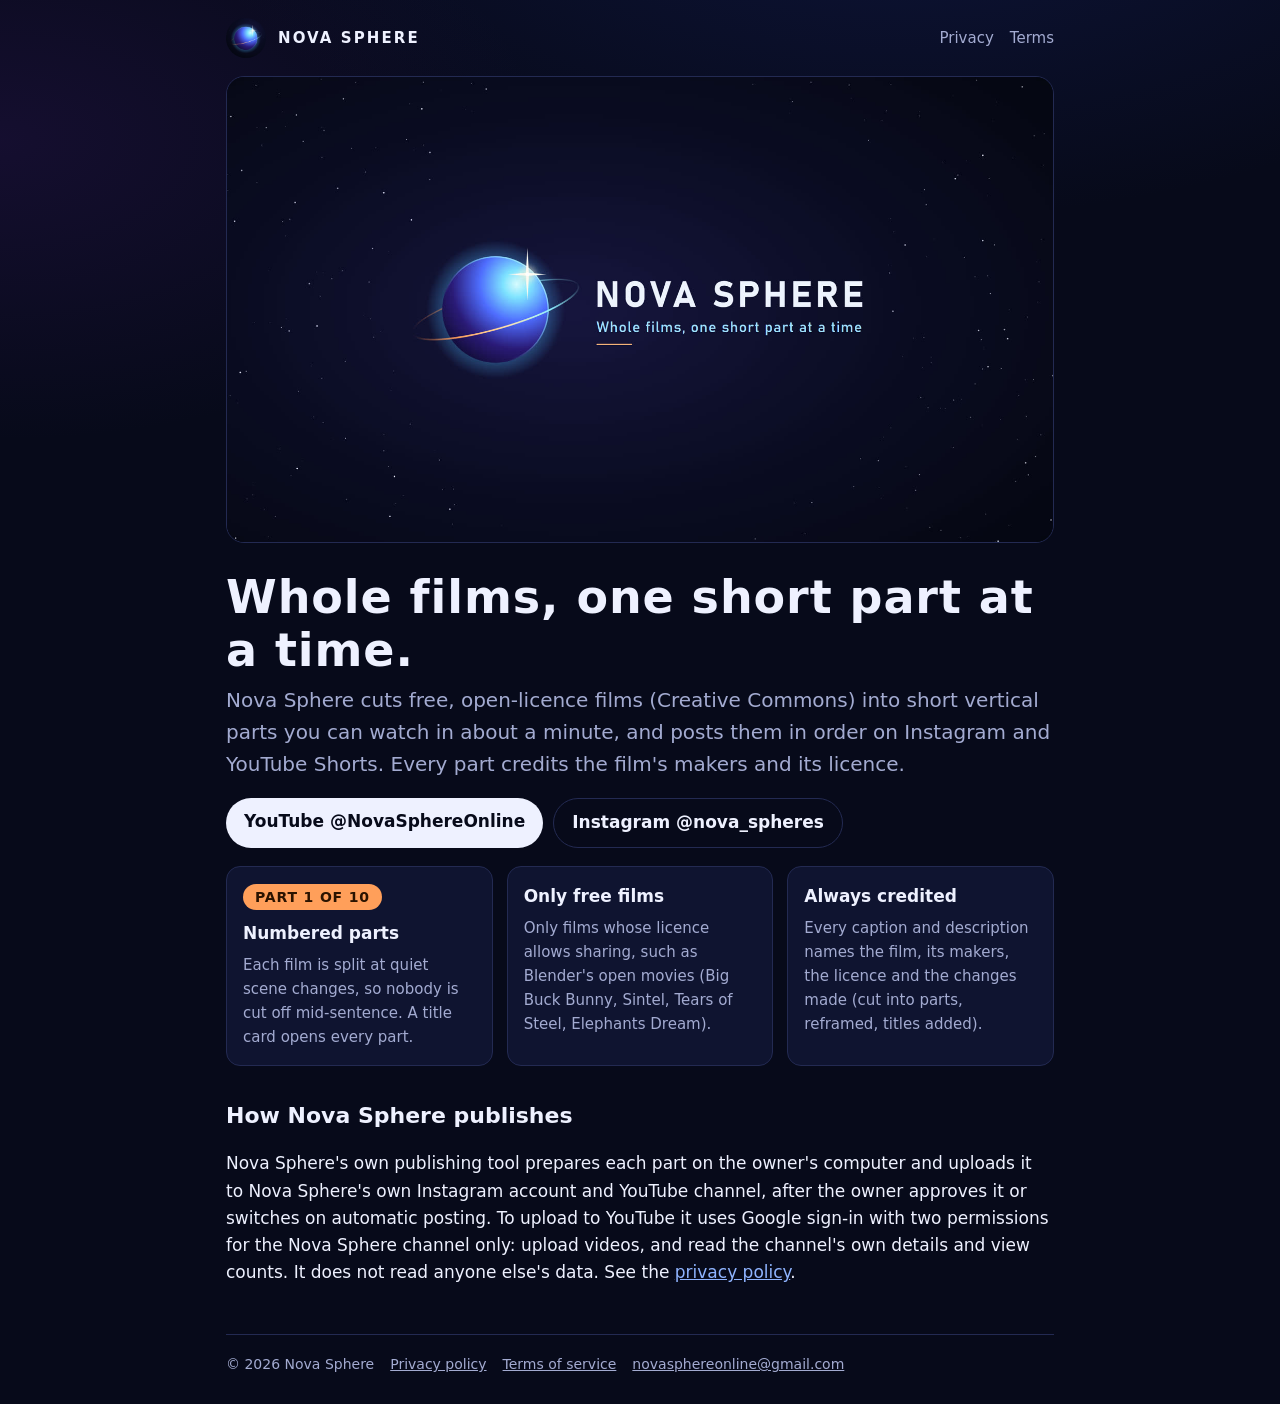
<file: index.html>
<!doctype html>
<html lang="en">
<head>
<meta charset="utf-8">
<meta name="viewport" content="width=device-width,initial-scale=1">
<title>Nova Sphere</title>
<meta name="description" content="Nova Sphere: whole free, open-licence films, one short part at a time, on Instagram and YouTube Shorts.">
<link rel="icon" href="assets/icon.png">
<link rel="stylesheet" href="assets/site.css">
</head>
<body>
<div class="wrap">
<header>
  <img src="assets/logo.jpg" alt="Nova Sphere logo">
  <a class="brand" href="./">Nova Sphere</a>
  <nav><a href="privacy.html">Privacy</a><a href="terms.html">Terms</a></nav>
</header>

<section class="hero"><img src="assets/banner.jpg" alt="Nova Sphere: whole films, one short part at a time"></section>

<h1>Whole films, one short part at a time.</h1>
<p class="lead">Nova Sphere cuts free, open-licence films (Creative Commons) into short vertical parts you can watch in about a minute,
and posts them in order on Instagram and YouTube Shorts. Every part credits the film's makers and its licence.</p>

<div class="btns">
  <a class="btn" href="https://www.youtube.com/@NovaSphereOnline">YouTube @NovaSphereOnline</a>
  <a class="btn ghost" href="https://www.instagram.com/nova_spheres/">Instagram @nova_spheres</a>
</div>

<div class="cards">
  <div class="card"><span class="pill">PART 1 OF 10</span><h3 style="margin-top:10px">Numbered parts</h3><p>Each film is split at quiet scene changes, so nobody is cut off mid-sentence. A title card opens every part.</p></div>
  <div class="card"><h3>Only free films</h3><p>Only films whose licence allows sharing, such as Blender's open movies (Big Buck Bunny, Sintel, Tears of Steel, Elephants Dream).</p></div>
  <div class="card"><h3>Always credited</h3><p>Every caption and description names the film, its makers, the licence and the changes made (cut into parts, reframed, titles added).</p></div>
</div>

<h2>How Nova Sphere publishes</h2>
<p>Nova Sphere's own publishing tool prepares each part on the owner's computer and uploads it to Nova Sphere's own
Instagram account and YouTube channel, after the owner approves it or switches on automatic posting. To upload to YouTube
it uses Google sign-in with two permissions for the Nova Sphere channel only: upload videos, and read the channel's own
details and view counts. It does not read anyone else's data. See the <a href="privacy.html">privacy policy</a>.</p>

<footer>
  <span>&copy; 2026 Nova Sphere</span>
  <a href="privacy.html">Privacy policy</a>
  <a href="terms.html">Terms of service</a>
  <a href="mailto:novasphereonline@gmail.com">novasphereonline@gmail.com</a>
</footer>
</div>
</body>
</html>
</file>
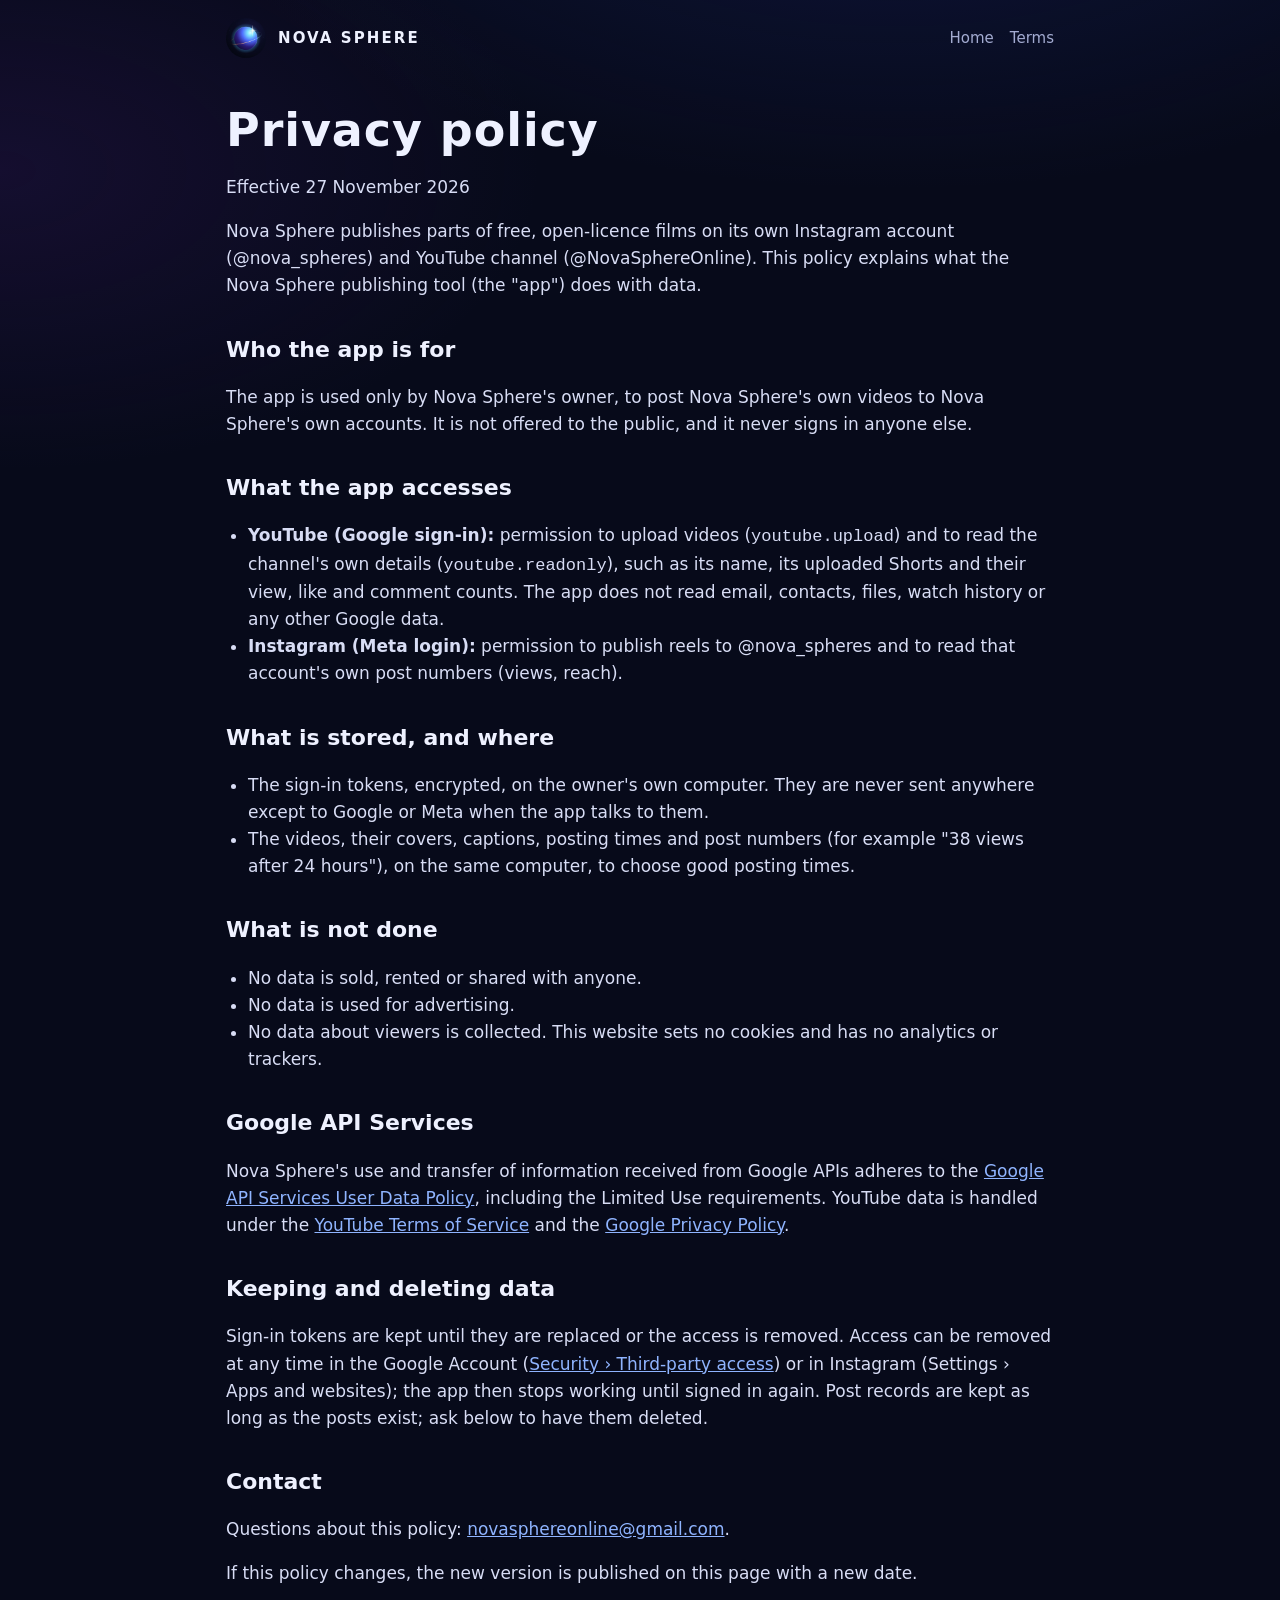
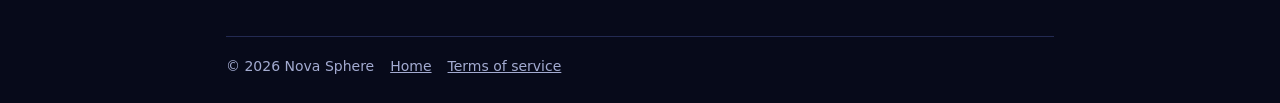
<file: privacy.html>
<!doctype html>
<html lang="en">
<head>
<meta charset="utf-8">
<meta name="viewport" content="width=device-width,initial-scale=1">
<title>Privacy policy - Nova Sphere</title>
<link rel="icon" href="assets/icon.png">
<link rel="stylesheet" href="assets/site.css">
</head>
<body>
<div class="wrap">
<header>
  <img src="assets/logo.jpg" alt="Nova Sphere logo">
  <a class="brand" href="./">Nova Sphere</a>
  <nav><a href="./">Home</a><a href="terms.html">Terms</a></nav>
</header>

<main class="doc">
<h1>Privacy policy</h1>
<p class="muted">Effective 27 November 2026</p>

<p>Nova Sphere publishes parts of free, open-licence films on its own Instagram account (@nova_spheres) and YouTube
channel (@NovaSphereOnline). This policy explains what the Nova Sphere publishing tool (the "app") does with data.</p>

<h2>Who the app is for</h2>
<p>The app is used only by Nova Sphere's owner, to post Nova Sphere's own videos to Nova Sphere's own accounts. It is not
offered to the public, and it never signs in anyone else.</p>

<h2>What the app accesses</h2>
<ul>
  <li><b>YouTube (Google sign-in):</b> permission to upload videos (<code>youtube.upload</code>) and to read the channel's
  own details (<code>youtube.readonly</code>), such as its name, its uploaded Shorts and their view, like and comment counts.
  The app does not read email, contacts, files, watch history or any other Google data.</li>
  <li><b>Instagram (Meta login):</b> permission to publish reels to @nova_spheres and to read that account's own post
  numbers (views, reach).</li>
</ul>

<h2>What is stored, and where</h2>
<ul>
  <li>The sign-in tokens, encrypted, on the owner's own computer. They are never sent anywhere except to Google or Meta
  when the app talks to them.</li>
  <li>The videos, their covers, captions, posting times and post numbers (for example "38 views after 24 hours"), on the
  same computer, to choose good posting times.</li>
</ul>

<h2>What is not done</h2>
<ul>
  <li>No data is sold, rented or shared with anyone.</li>
  <li>No data is used for advertising.</li>
  <li>No data about viewers is collected. This website sets no cookies and has no analytics or trackers.</li>
</ul>

<h2>Google API Services</h2>
<p>Nova Sphere's use and transfer of information received from Google APIs adheres to the
<a href="https://developers.google.com/terms/api-services-user-data-policy">Google API Services User Data Policy</a>,
including the Limited Use requirements. YouTube data is handled under the
<a href="https://www.youtube.com/t/terms">YouTube Terms of Service</a> and the
<a href="https://policies.google.com/privacy">Google Privacy Policy</a>.</p>

<h2>Keeping and deleting data</h2>
<p>Sign-in tokens are kept until they are replaced or the access is removed. Access can be removed at any time in the
Google Account (<a href="https://myaccount.google.com/permissions">Security &rsaquo; Third-party access</a>) or in Instagram
(Settings &rsaquo; Apps and websites); the app then stops working until signed in again. Post records are kept as long as
the posts exist; ask below to have them deleted.</p>

<h2>Contact</h2>
<p>Questions about this policy: <a href="mailto:novasphereonline@gmail.com">novasphereonline@gmail.com</a>.</p>
<p>If this policy changes, the new version is published on this page with a new date.</p>
</main>

<footer>
  <span>&copy; 2026 Nova Sphere</span>
  <a href="./">Home</a>
  <a href="terms.html">Terms of service</a>
</footer>
</div>
</body>
</html>
</file>
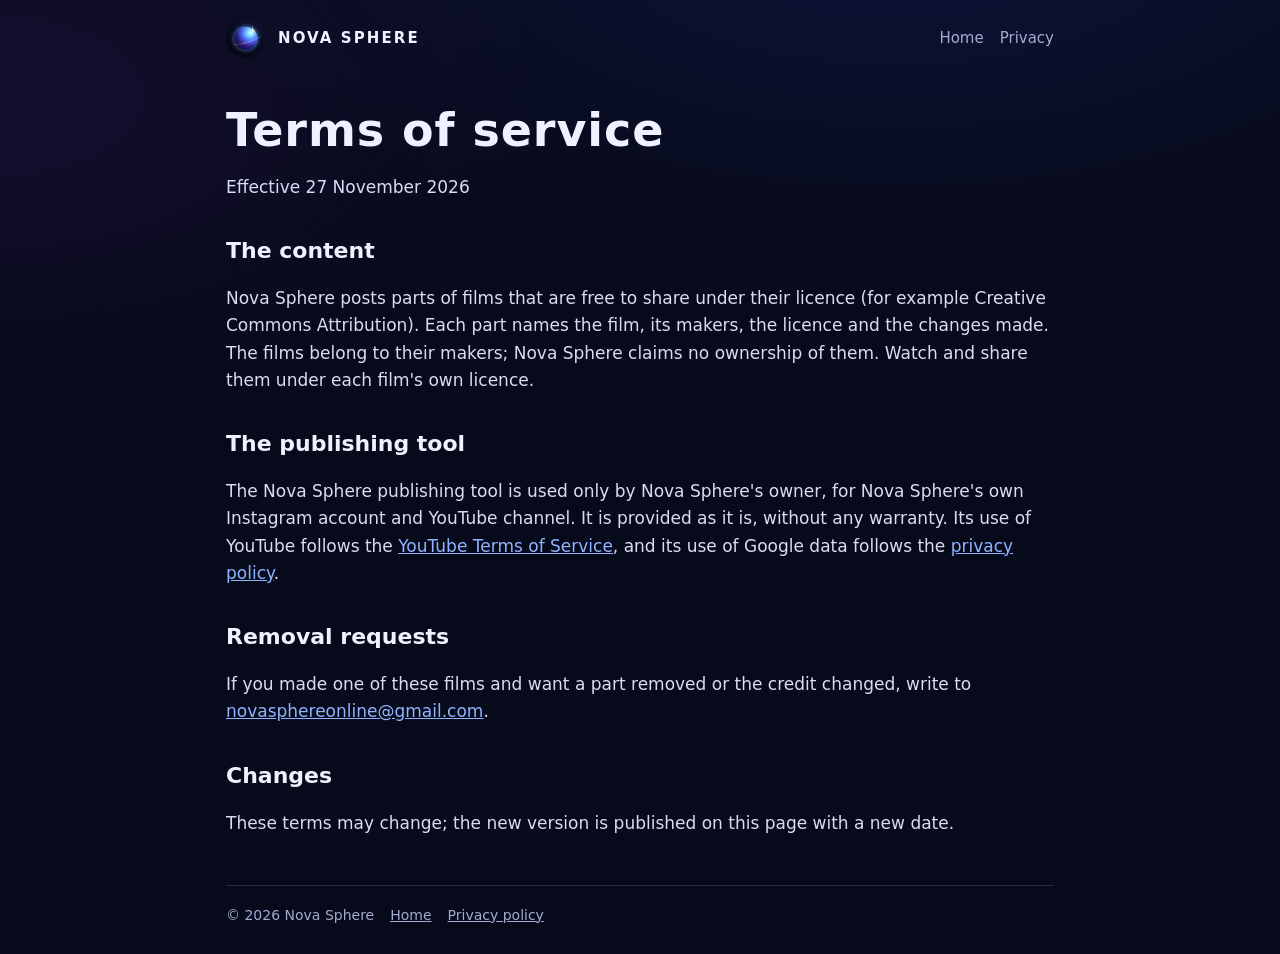
<file: terms.html>
<!doctype html>
<html lang="en">
<head>
<meta charset="utf-8">
<meta name="viewport" content="width=device-width,initial-scale=1">
<title>Terms of service - Nova Sphere</title>
<link rel="icon" href="assets/icon.png">
<link rel="stylesheet" href="assets/site.css">
</head>
<body>
<div class="wrap">
<header>
  <img src="assets/logo.jpg" alt="Nova Sphere logo">
  <a class="brand" href="./">Nova Sphere</a>
  <nav><a href="./">Home</a><a href="privacy.html">Privacy</a></nav>
</header>

<main class="doc">
<h1>Terms of service</h1>
<p class="muted">Effective 27 November 2026</p>

<h2>The content</h2>
<p>Nova Sphere posts parts of films that are free to share under their licence (for example Creative Commons
Attribution). Each part names the film, its makers, the licence and the changes made. The films belong to their makers;
Nova Sphere claims no ownership of them. Watch and share them under each film's own licence.</p>

<h2>The publishing tool</h2>
<p>The Nova Sphere publishing tool is used only by Nova Sphere's owner, for Nova Sphere's own Instagram account and
YouTube channel. It is provided as it is, without any warranty. Its use of YouTube follows the
<a href="https://www.youtube.com/t/terms">YouTube Terms of Service</a>, and its use of Google data follows the
<a href="privacy.html">privacy policy</a>.</p>

<h2>Removal requests</h2>
<p>If you made one of these films and want a part removed or the credit changed, write to
<a href="mailto:novasphereonline@gmail.com">novasphereonline@gmail.com</a>.</p>

<h2>Changes</h2>
<p>These terms may change; the new version is published on this page with a new date.</p>
</main>

<footer>
  <span>&copy; 2026 Nova Sphere</span>
  <a href="./">Home</a>
  <a href="privacy.html">Privacy policy</a>
</footer>
</div>
</body>
</html>
</file>
<file: assets/site.css>
:root{--bg:#070a1a;--card:#0f1430;--line:#232a52;--text:#eef1ff;--muted:#a3abd1;--accent:#ff9f5a;--link:#8fb4ff;color-scheme:dark}
*{box-sizing:border-box}
html,body{margin:0;background:var(--bg);color:var(--text);font:17px/1.6 "Bahnschrift","Segoe UI",system-ui,-apple-system,Roboto,sans-serif}
body{background:radial-gradient(1200px 600px at 70% -10%,#1b2a7a55,transparent 60%),radial-gradient(900px 500px at 0% 10%,#3b1a6a44,transparent 60%),var(--bg)}
a{color:var(--link)}
.wrap{max-width:860px;margin:0 auto;padding:0 16px}
header{display:flex;align-items:center;gap:12px;padding:18px 0}
header img{width:40px;height:40px;border-radius:50%}
header a.brand{color:var(--text);text-decoration:none;font-weight:700;letter-spacing:.14em;text-transform:uppercase;font-size:15px}
header nav{margin-left:auto;display:flex;gap:16px;font-size:15px}
header nav a{color:var(--muted);text-decoration:none}header nav a:hover{color:var(--text)}
.hero img{width:100%;border-radius:18px;border:1px solid var(--line);display:block}
h1{font-size:clamp(30px,6vw,46px);line-height:1.15;margin:28px 0 8px;letter-spacing:.02em}
h2{font-size:22px;margin:32px 0 8px}
.lead{font-size:20px;color:var(--muted);margin:0 0 18px}
.pill{display:inline-block;background:var(--accent);color:#2a1300;font-weight:700;border-radius:999px;padding:2px 12px;font-size:14px;letter-spacing:.06em}
.cards{display:grid;grid-template-columns:repeat(auto-fit,minmax(230px,1fr));gap:14px;margin:18px 0}
.card{background:var(--card);border:1px solid var(--line);border-radius:14px;padding:16px}
.card h3{margin:0 0 6px;font-size:17px}
.card p{margin:0;color:var(--muted);font-size:15px}
.btns{display:flex;gap:10px;flex-wrap:wrap;margin:18px 0}
.btn{display:inline-block;padding:10px 18px;border-radius:999px;background:var(--text);color:var(--bg);text-decoration:none;font-weight:600}
.btn.ghost{background:transparent;color:var(--text);border:1px solid var(--line)}
.doc p,.doc li{color:#d8ddf5}.doc ul{padding-left:22px}
.muted{color:var(--muted)}
footer{border-top:1px solid var(--line);margin-top:48px;padding:18px 0 28px;font-size:14px;color:var(--muted);display:flex;gap:16px;flex-wrap:wrap}
footer a{color:var(--muted)}
</file>
